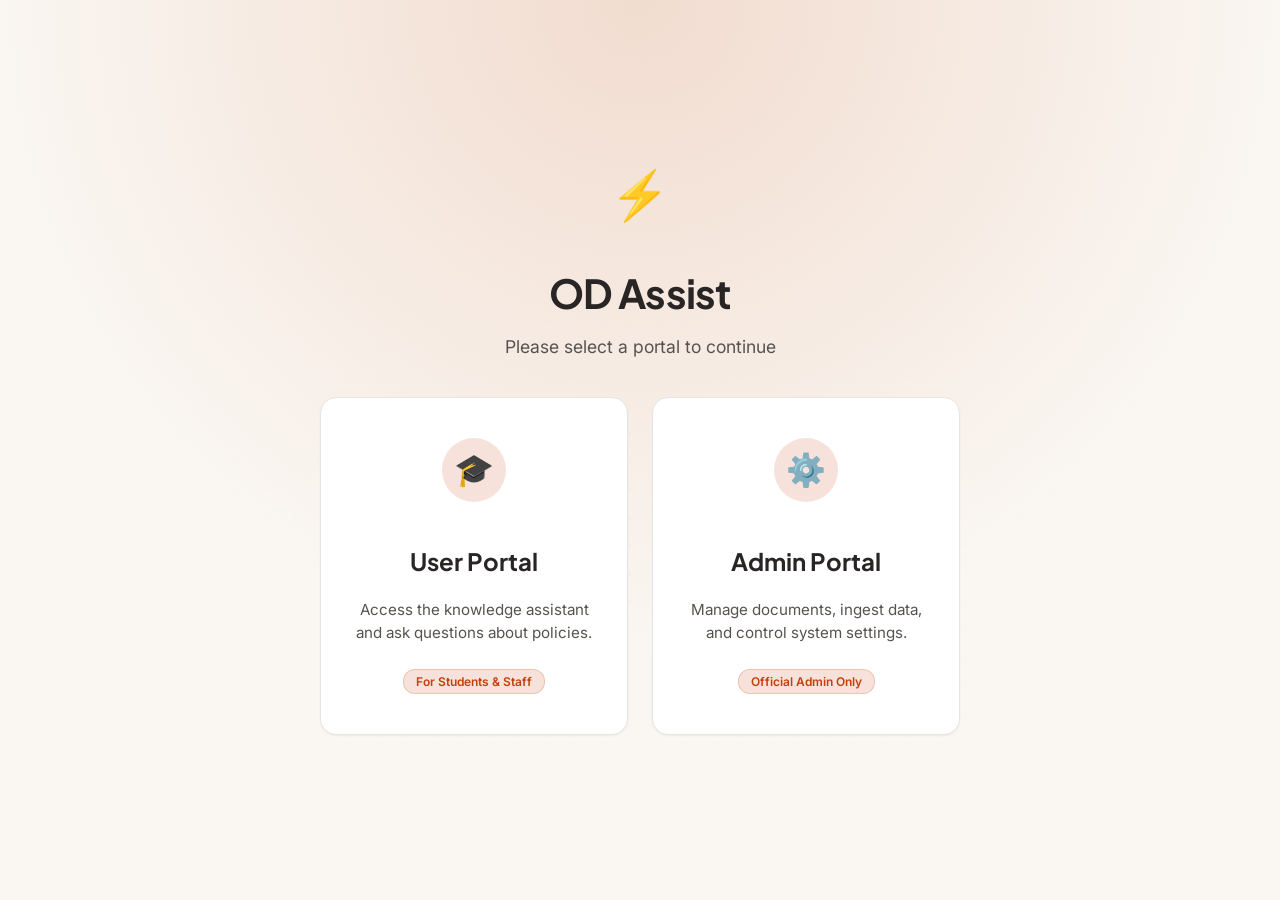
<file: static/index.html>
<!DOCTYPE html>
<html lang="en">
<head>
  <meta charset="UTF-8" />
  <meta name="viewport" content="width=device-width, initial-scale=1.0" />
  <title>OD Assist</title>
  <link rel="preconnect" href="https://fonts.googleapis.com" />
  <link rel="preconnect" href="https://fonts.gstatic.com" crossorigin />
  <link href="https://fonts.googleapis.com/css2?family=Inter:wght@400;500;600;700&family=Plus+Jakarta+Sans:wght@600;700;800&display=swap" rel="stylesheet" />
  <link rel="stylesheet" href="/static/design-tokens.css" />
  <style>
    body {
      font-family: var(--font-family);
      background-color: var(--bg-color);
      color: var(--text-main);
      display: flex;
      align-items: center;
      justify-content: center;
      height: 100vh;
      margin: 0;
      overflow: hidden;
    }
    .landing-bg {
      position: absolute;
      inset: 0;
      background: radial-gradient(circle at 50% 0%, var(--primary-soft), transparent 60%), var(--bg-color);
      z-index: 0;
    }
    .login-bg-shape {
      position: absolute;
      inset: 0;
      background-image: radial-gradient(circle, var(--border-color) 1px, transparent 1px);
      background-size: 28px 28px;
      opacity: 0.5;
      mask-image: radial-gradient(ellipse at center, black 0%, transparent 70%);
      z-index: 0;
    }
    .container {
      position: relative;
      z-index: 1;
      text-align: center;
      max-width: 640px;
      width: 90%;
    }
    .logo-badge {
      font-size: 3rem;
      margin-bottom: 1rem;
      display: inline-block;
      animation: float 3s ease-in-out infinite;
    }
    @keyframes float {
      0% { transform: translateY(0px); }
      50% { transform: translateY(-10px); }
      100% { transform: translateY(0px); }
    }
    h1 {
      font-family: var(--font-heading);
      font-size: 2.5rem;
      margin-bottom: 0.5rem;
      color: var(--text-main);
      letter-spacing: -0.02em;
    }
    p.subtitle {
      color: var(--text-muted);
      margin-bottom: 2.5rem;
      font-size: 1.1rem;
    }
    .options-grid {
      display: grid;
      grid-template-columns: 1fr 1fr;
      gap: 1.5rem;
    }
    @media (max-width: 600px) {
      .options-grid {
        grid-template-columns: 1fr;
      }
    }
    .portal-card {
      background: var(--card-bg);
      border: 1px solid var(--border-color);
      border-radius: var(--border-radius);
      padding: 2.5rem 1.5rem;
      text-decoration: none;
      color: var(--text-main);
      display: flex;
      flex-direction: column;
      align-items: center;
      transition: all 0.3s cubic-bezier(0.4, 0, 0.2, 1);
      box-shadow: var(--shadow-sm);
      position: relative;
      overflow: hidden;
    }
    .portal-card::before {
      content: '';
      position: absolute;
      top: 0; left: 0; right: 0; height: 4px;
      background: var(--primary-gradient);
      opacity: 0;
      transition: opacity 0.3s;
    }
    .portal-card:hover {
      transform: translateY(-5px);
      box-shadow: var(--shadow-3d-hover);
      border-color: var(--primary-accent);
    }
    .portal-card:hover::before {
      opacity: 1;
    }
    .icon-wrapper {
      width: 64px;
      height: 64px;
      border-radius: 50%;
      background: var(--primary-soft);
      display: flex;
      align-items: center;
      justify-content: center;
      font-size: 2rem;
      margin-bottom: 1.5rem;
      color: var(--primary-accent);
      transition: transform 0.3s;
    }
    .portal-card:hover .icon-wrapper {
      transform: scale(1.1) rotate(5deg);
    }
    .portal-card h2 {
      font-family: var(--font-heading);
      font-size: 1.5rem;
      margin-bottom: 0.5rem;
    }
    .portal-card p {
      margin-bottom: 0;
      font-size: 0.95rem;
      color: var(--text-muted);
      line-height: 1.5;
    }
    .btn-badge {
      display: inline-block;
      padding: 4px 12px;
      border-radius: 12px;
      font-size: 0.75rem;
      font-weight: 600;
      background: var(--primary-soft);
      color: var(--primary-accent);
      margin-top: 1.5rem;
      border: 1px solid rgba(194, 65, 12, 0.2);
    }
    
    [data-theme="dark"] .landing-bg {
      background: radial-gradient(circle at 50% 0%, rgba(194, 65, 12, 0.15), transparent 60%), var(--bg-color);
    }
  </style>
</head>
<body>
  <div class="landing-bg"></div>
  <div class="login-bg-shape"></div>
  
  <div class="container">
    <div class="logo-badge">⚡</div>
    <h1>OD Assist</h1>
    <p class="subtitle">Please select a portal to continue</p>
    
    <div class="options-grid">
      <a href="/static/user.html" class="portal-card">
        <div class="icon-wrapper">🎓</div>
        <h2>User Portal</h2>
        <p>Access the knowledge assistant and ask questions about policies.</p>
        <span class="btn-badge">For Students & Staff</span>
      </a>
      
      <a href="/admin" class="portal-card">
        <div class="icon-wrapper">⚙️</div>
        <h2>Admin Portal</h2>
        <p>Manage documents, ingest data, and control system settings.</p>
        <span class="btn-badge">Official Admin Only</span>
      </a>
    </div>
  </div>

  <script>
    // Inherit theme from localStorage if set
    if (localStorage.getItem('theme') === 'dark') {
      document.documentElement.setAttribute('data-theme', 'dark');
    }
  </script>
</body>
</html>
</file>
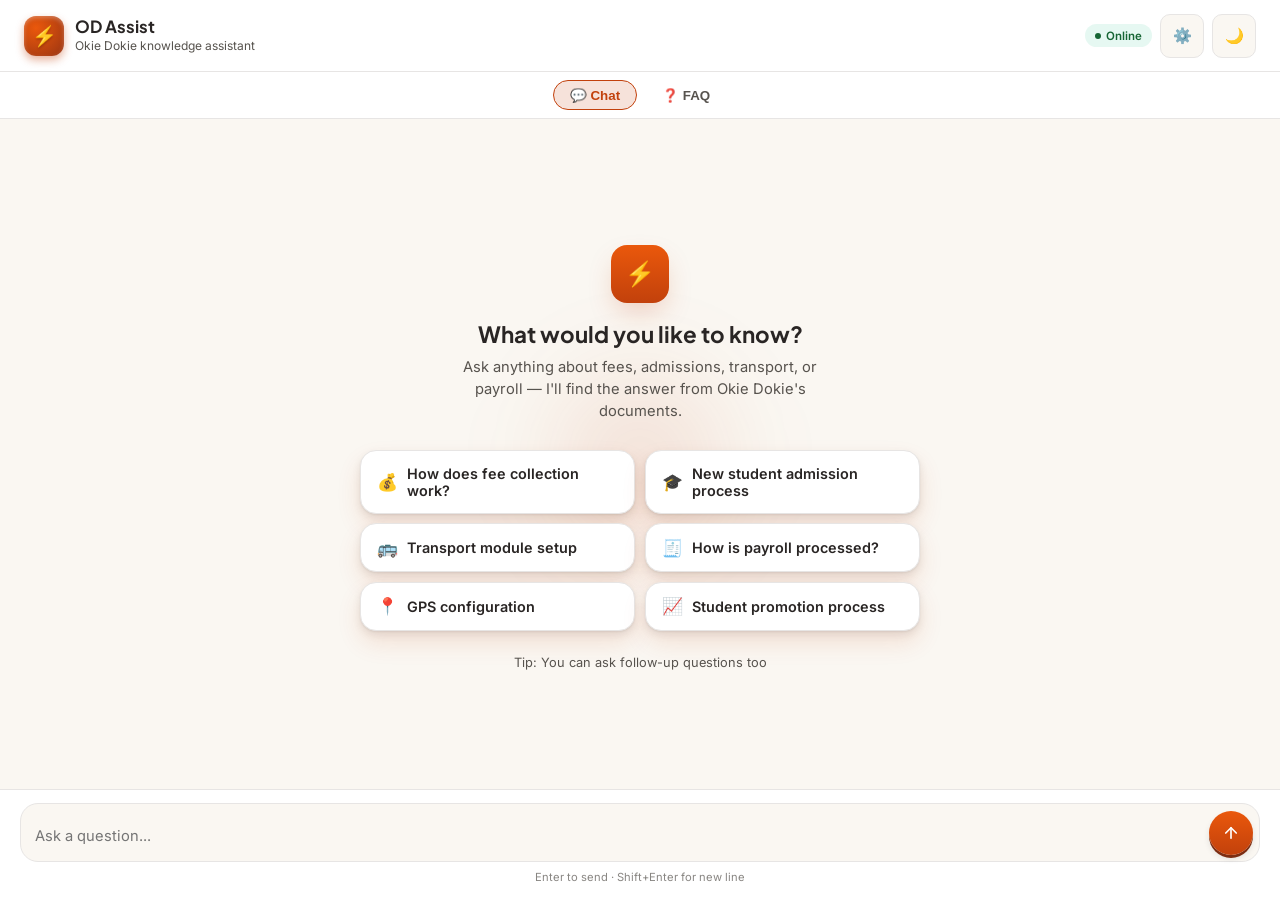
<file: static/user.html>
<!DOCTYPE html>
<html lang="en">

<head>
  <meta charset="UTF-8" />
  <meta name="viewport" content="width=device-width, initial-scale=1.0" />
  <title>OD Assist</title>
  <link rel="preconnect" href="https://fonts.googleapis.com" />
  <link rel="preconnect" href="https://fonts.gstatic.com" crossorigin />
  <link href="https://fonts.googleapis.com/css2?family=Inter:wght@400;500;600;700&family=Plus+Jakarta+Sans:wght@600;700;800&display=swap" rel="stylesheet" />
  <link rel="stylesheet" href="/static/user.css" />
</head>

<body>


  <!-- Chat App -->
  <div id="chat-app" class="screen">
    <header class="chat-header">
      <div class="header-left">
        <div class="avatar">⚡</div>
        <div class="header-info">
          <h1>OD Assist</h1>
          <p class="tagline">Okie Dokie knowledge assistant</p>
        </div>
      </div>
      <div class="header-actions">
        <span class="badge"><span class="badge-dot"></span>Online</span>
        <a href="/admin" class="icon-btn" aria-label="Switch to Admin" title="Switch to Admin" style="text-decoration: none;">⚙️</a>
        <button id="theme-toggle" class="icon-btn" aria-label="Toggle dark mode">🌙</button>
      </div>
    </header>

    <div class="mode-toggle">
      <button id="toggle-chat-btn" class="toggle-btn active">💬 Chat</button>
      <button id="toggle-faq-btn" class="toggle-btn">❓ FAQ</button>
    </div>

    <!-- FAQ View -->
    <main id="faq-view" class="hidden" style="flex: 1; overflow-y: auto; padding: 1rem; display: flex; flex-direction: column; gap: 1rem;">
      <div class="faq-controls" style="display: flex; flex-direction: column; gap: 1rem;">
        <input type="text" id="faq-search-input" placeholder="Search FAQs..." style="width: 100%; padding: 0.75rem 1rem; border-radius: 20px; border: 1px solid var(--border-color); background: var(--bg-color); color: var(--text-main);" />
        <div id="faq-category-filters" style="display: flex; gap: 0.5rem; overflow-x: auto; padding-bottom: 0.5rem;">
          <button class="faq-cat-btn active" data-cat="all">All</button>
          <button class="faq-cat-btn" data-cat="General">General</button>
          <button class="faq-cat-btn" data-cat="Fees">Fees</button>
          <button class="faq-cat-btn" data-cat="Transport">Transport</button>
          <button class="faq-cat-btn" data-cat="Admissions">Admissions</button>
          <button class="faq-cat-btn" data-cat="Payroll">Payroll</button>
        </div>
      </div>
      <div id="faq-loading" class="placeholder-state" style="text-align: center; padding: 2rem;">Loading FAQs...</div>
      <div id="faq-empty" class="placeholder-state hidden" style="text-align: center; padding: 2rem;">No FAQs found.</div>
      <div id="faq-accordion" class="faq-accordion hidden" style="display: flex; flex-direction: column; gap: 0.75rem;">
        <!-- Injected via JS -->
      </div>
    </main>

    <main id="messages">
      <!-- Empty state, shown until first message is sent -->
      <div id="empty-state" class="empty-state">
        <div class="bg-blob"></div>
        <div class="empty-avatar">⚡</div>
        <h2>What would you like to know?</h2>
        <p>Ask anything about fees, admissions, transport, or payroll — I'll find the answer from Okie Dokie's documents.</p>
        <div class="suggestion-grid" id="suggestion-grid">
          <button class="suggestion-chip" data-q="How does fee collection work?" style="animation-delay: 0ms;">
            <span class="chip-icon">💰</span> How does fee collection work?
          </button>
          <button class="suggestion-chip" data-q="New student admission process" style="animation-delay: 50ms;">
            <span class="chip-icon">🎓</span> New student admission process
          </button>
          <button class="suggestion-chip" data-q="Transport module setup" style="animation-delay: 100ms;">
            <span class="chip-icon">🚌</span> Transport module setup
          </button>
          <button class="suggestion-chip" data-q="How is payroll processed?" style="animation-delay: 150ms;">
            <span class="chip-icon">🧾</span> How is payroll processed?
          </button>
          <button class="suggestion-chip" data-q="GPS configuration" style="animation-delay: 200ms;">
            <span class="chip-icon">📍</span> GPS configuration
          </button>
          <button class="suggestion-chip" data-q="Student promotion process" style="animation-delay: 250ms;">
            <span class="chip-icon">📈</span> Student promotion process
          </button>
        </div>
        <div id="rotating-tips" class="rotating-tips"></div>
      </div>
    </main>

    <button id="scroll-bottom-btn" class="circle-btn scroll-bottom hidden" aria-label="Scroll to bottom">
      <svg width="18" height="18" viewBox="0 0 24 24" fill="none" stroke="currentColor" stroke-width="2.2" stroke-linecap="round" stroke-linejoin="round"><line x1="12" y1="5" x2="12" y2="19"></line><polyline points="19 12 12 19 5 12"></polyline></svg>
    </button>
    <footer class="input-bar">
      <form id="chat-form">
        <textarea id="query-input" rows="1" placeholder="Ask a question..." required
          autocomplete="off"></textarea>
        <button type="submit" id="send-btn" class="circle-btn" aria-label="Send message">
          <svg width="18" height="18" viewBox="0 0 24 24" fill="none" stroke="currentColor" stroke-width="2.2"
            stroke-linecap="round" stroke-linejoin="round">
            <line x1="12" y1="19" x2="12" y2="5"></line>
            <polyline points="5 12 12 5 19 12"></polyline>
          </svg>
        </button>
      </form>
      <p class="input-hint">Enter to send · Shift+Enter for new line</p>
    </footer>
  </div>

  <script src="/static/user.js?v=2"></script>
</body>

</html>
</file>
<file: static/design-tokens.css>
@import url('https://fonts.googleapis.com/css2?family=Inter:wght@400;500;600;700&family=Plus+Jakarta+Sans:wght@600;700;800&display=swap');

:root {
  --bg-color: #FAF7F2;
  --card-bg: #ffffff;
  --sidebar-bg: #F3EFE8;
  --text-main: #292524;
  --text-muted: #57534e;
  
  --primary-accent: #C2410C;
  --primary-hover: #9A3412;
  --primary-soft: rgba(194, 65, 12, 0.15);
  
  --primary-gradient: linear-gradient(180deg, #EA580C, #C2410C);
  --primary-gradient-hover: linear-gradient(180deg, #C2410C, #9A3412);
  --user-bubble: var(--primary-gradient);
  
  --border-color: #e7e5e4;
  
  --danger: #991B1B;
  --success: #166534;
  --warning: #f59e0b;
  
  --font-family: 'Inter', sans-serif;
  --font-heading: 'Plus Jakarta Sans', sans-serif;
  --font-display: var(--font-heading);
  
  --border-radius: 16px;
  
  --shadow-sm: 0 1px 2px 0 rgba(0, 0, 0, 0.05);
  --shadow-md: 0 4px 6px -1px rgba(0, 0, 0, 0.05), 0 2px 4px -1px rgba(0, 0, 0, 0.03);
  --shadow-lg: 0 12px 28px -6px rgba(194, 65, 12, 0.25);
  --shadow-3d: 0 1px 2px rgba(0,0,0,0.06), 0 4px 8px rgba(0,0,0,0.08), 0 12px 24px rgba(194,65,12,0.12);
  --shadow-3d-hover: 0 4px 6px rgba(0,0,0,0.08), 0 12px 16px rgba(0,0,0,0.1), 0 20px 32px rgba(194,65,12,0.2);
  
  --btn-shadow: 0 3px 0 #7c2d12, 0 4px 6px rgba(0,0,0,0.1);
  --btn-shadow-active: 0 0px 0 #7c2d12, 0 2px 4px rgba(0,0,0,0.1);
}

[data-theme="dark"] {
  --bg-color: #1A1410;
  --card-bg: #271C15;
  --sidebar-bg: #1F1712;
  --text-main: #f3f4f6;
  --text-muted: #a8a29e;
  --border-color: #432b1f;
  --primary-soft: rgba(194, 65, 12, 0.25);
  
  --shadow-md: 0 4px 6px -1px rgba(0, 0, 0, 0.3);
  --shadow-3d: 0 1px 2px rgba(0,0,0,0.2), 0 4px 8px rgba(0,0,0,0.3), 0 12px 24px rgba(194,65,12,0.15);
  --shadow-3d-hover: 0 4px 6px rgba(0,0,0,0.3), 0 12px 16px rgba(0,0,0,0.4), 0 20px 32px rgba(194,65,12,0.25);
  --btn-shadow: 0 3px 0 #7c2d12, 0 4px 6px rgba(0,0,0,0.4);
  --btn-shadow-active: 0 0px 0 #7c2d12, 0 2px 4px rgba(0,0,0,0.4);
}
</file>
<file: static/user.css>
@import url('./design-tokens.css');

* {
  box-sizing: border-box;
  margin: 0;
  padding: 0;
}

body {
  font-family: var(--font-family);
  background-color: var(--bg-color);
  color: var(--text-main);
  height: 100vh;
  overflow: hidden;
  transition: background-color 0.3s, color 0.3s;
}

.screen {
  height: 100%;
  width: 100%;
}

.hidden {
  display: none !important;
}

/* ---------- Login ---------- */
#login-screen {
  display: flex;
  align-items: center;
  justify-content: center;
  position: relative;
  overflow: hidden;
  background:
    radial-gradient(circle at 20% 15%, var(--primary-soft), transparent 45%),
    var(--bg-color);
}

.login-bg-shape {
  position: absolute;
  inset: 0;
  background-image: radial-gradient(circle, var(--border-color) 1px, transparent 1px);
  background-size: 28px 28px;
  opacity: 0.5;
  mask-image: radial-gradient(ellipse at center, black 0%, transparent 70%);
}

.login-card {
  position: relative;
  background: var(--card-bg);
  border: 1px solid var(--border-color);
  border-radius: 20px;
  padding: 2.75rem 2.5rem;
  width: 100%;
  max-width: 380px;
  box-shadow: var(--shadow-lg);
  animation: cardIn 0.5s cubic-bezier(.2, .9, .3, 1.2);
}

@keyframes cardIn {
  from {
    opacity: 0;
    transform: translateY(16px) scale(0.98);
  }

  to {
    opacity: 1;
    transform: translateY(0) scale(1);
  }
}

.login-logo {
  font-family: var(--font-display);
  font-size: 1.55rem;
  font-weight: 700;
  display: flex;
  align-items: center;
  gap: 0.5rem;
  color: var(--text-main);
}

.logo-mark {
  display: inline-flex;
  align-items: center;
  justify-content: center;
  width: 40px;
  height: 40px;
  border-radius: 12px;
  background: radial-gradient(circle at 30% 30%, #EA580C, #9A3412);
  color: white;
  font-size: 1.25rem;
  box-shadow: inset 0 2px 4px rgba(255,255,255,0.3), 0 4px 8px rgba(194,65,12,0.4);
  text-shadow: 0 2px 2px rgba(0,0,0,0.2);
}

.login-sub {
  color: var(--text-muted);
  font-size: 0.9rem;
  margin-top: 0.35rem;
  margin-bottom: 1.75rem;
}

.field-group {
  margin-bottom: 1.1rem;
}

.field-group label {
  display: block;
  font-size: 0.78rem;
  font-weight: 600;
  color: var(--text-muted);
  margin-bottom: 0.4rem;
  text-transform: uppercase;
  letter-spacing: 0.03em;
}

.field-group input {
  width: 100%;
  padding: 0.7rem 0.85rem;
  border-radius: 10px;
  border: 1.5px solid var(--border-color);
  background: var(--bg-color);
  color: var(--text-main);
  font-size: 0.95rem;
  font-family: var(--font-family);
  transition: border-color 0.15s, box-shadow 0.15s;
}

.field-group input:focus-visible {
  outline: none;
  border-color: var(--primary-accent);
  box-shadow: 0 0 0 3px var(--primary-soft);
}

.btn-primary {
  width: 100%;
  padding: 0.85rem;
  border: none;
  border-radius: 10px;
  background: var(--primary-gradient);
  color: white;
  font-weight: 700;
  font-size: 1rem;
  cursor: pointer;
  margin-top: 0.4rem;
  transition: transform 0.1s, box-shadow 0.1s, background 0.2s;
  box-shadow: var(--btn-shadow);
  text-shadow: 0 1px 1px rgba(0,0,0,0.2);
}

.btn-primary:hover {
  transform: translateY(-1px);
  background: var(--primary-gradient-hover);
  box-shadow: var(--btn-shadow);
}

.btn-primary:active {
  transform: translateY(2px);
  box-shadow: var(--btn-shadow-active);
}

.error-msg {
  color: var(--danger);
  font-size: 0.85rem;
  margin-top: 0.9rem;
  text-align: center;
}

/* ---------- Chat App ---------- */
#chat-app {
  display: flex;
  flex-direction: column;
  height: 100vh;
}

.chat-header {
  display: flex;
  align-items: center;
  justify-content: space-between;
  padding: 0.85rem 1.5rem;
  border-bottom: 1px solid var(--border-color);
  background: var(--card-bg);
  flex-shrink: 0;
}

.header-left {
  display: flex;
  align-items: center;
  gap: 0.7rem;
}

.chat-header .avatar {
  width: 40px;
  height: 40px;
  border-radius: 12px;
  background: radial-gradient(circle at 30% 30%, #EA580C, #9A3412);
  display: flex;
  align-items: center;
  justify-content: center;
  color: white;
  font-size: 1.25rem;
  box-shadow: inset 0 2px 4px rgba(255,255,255,0.3), 0 4px 8px rgba(194,65,12,0.4);
  text-shadow: 0 2px 2px rgba(0,0,0,0.2);
}

.header-info h1 {
  font-family: var(--font-display);
  font-size: 1.05rem;
  font-weight: 700;
  line-height: 1.1;
}

.header-info .tagline {
  font-size: 0.75rem;
  color: var(--text-muted);
  margin-top: 0.1rem;
}

.header-actions {
  display: flex;
  align-items: center;
  gap: 0.5rem;
}

.badge {
  display: none;
  align-items: center;
  gap: 0.35rem;
  font-size: 0.72rem;
  font-weight: 600;
  color: var(--success);
  background: rgba(16, 185, 129, 0.1);
  padding: 0.3rem 0.6rem;
  border-radius: 999px;
}

.badge-dot {
  width: 6px;
  height: 6px;
  border-radius: 50%;
  background: var(--success);
  box-shadow: 0 0 0 0 rgba(16, 185, 129, 0.5);
  animation: pulse 2s infinite;
}

@keyframes pulse {
  0% {
    box-shadow: 0 0 0 0 rgba(16, 185, 129, 0.45);
  }

  70% {
    box-shadow: 0 0 0 6px rgba(16, 185, 129, 0);
  }

  100% {
    box-shadow: 0 0 0 0 rgba(16, 185, 129, 0);
  }
}

@media (min-width: 560px) {
  .badge {
    display: inline-flex;
  }
}

.icon-btn {
  width: 44px;
  height: 44px;
  border-radius: 10px;
  border: 1px solid var(--border-color);
  background: var(--bg-color);
  color: var(--text-main);
  cursor: pointer;
  display: flex;
  align-items: center;
  justify-content: center;
  font-size: 0.95rem;
  transition: background 0.15s, transform 0.1s;
}

.icon-btn:hover {
  background: var(--primary-soft);
}

.icon-btn:active {
  transform: scale(0.94);
}

/* ---------- Messages ---------- */
#messages {
  flex: 1;
  overflow-y: auto;
  padding: 1.25rem 1.25rem 0.5rem;
  display: flex;
  flex-direction: column;
  gap: 1.1rem;
  scroll-behavior: smooth;
}

.empty-state {
  flex: 1;
  display: flex;
  flex-direction: column;
  align-items: center;
  justify-content: center;
  text-align: center;
  padding: 2rem 1rem;
  position: relative;
  animation: fadeUp 0.5s ease;
}

.bg-blob {
  position: absolute;
  top: 50%;
  left: 50%;
  width: 300px;
  height: 300px;
  background: radial-gradient(circle, var(--primary-soft) 0%, transparent 60%);
  transform: translate(-50%, -50%);
  border-radius: 50%;
  filter: blur(40px);
  z-index: -1;
  animation: blob-move 10s infinite alternate ease-in-out;
}

@keyframes blob-move {
  0% { transform: translate(-50%, -50%) scale(1); }
  100% { transform: translate(-45%, -55%) scale(1.1); }
}

.empty-avatar {
  width: 58px;
  height: 58px;
  border-radius: 16px;
  background: var(--user-bubble);
  color: white;
  font-size: 1.5rem;
  display: flex;
  align-items: center;
  justify-content: center;
  box-shadow: var(--shadow-lg);
  margin-bottom: 1.1rem;
}

.empty-state h2 {
  font-family: var(--font-display);
  font-size: 1.4rem;
  font-weight: 700;
  margin-bottom: 0.5rem;
}

.empty-state p {
  color: var(--text-muted);
  font-size: 0.92rem;
  max-width: 380px;
  margin-bottom: 1.75rem;
  line-height: 1.5;
}

.suggestion-grid {
  display: grid;
  grid-template-columns: repeat(2, minmax(160px, 1fr));
  gap: 0.6rem;
  width: 100%;
  max-width: 560px;
}

.suggestion-chip {
  display: flex;
  align-items: center;
  gap: 0.55rem;
  text-align: left;
  padding: 0.85rem 1rem;
  border-radius: var(--border-radius);
  border: 1px solid var(--border-color);
  background: var(--card-bg);
  color: var(--text-main);
  font-family: var(--font-family);
  font-size: 0.9rem;
  font-weight: 600;
  cursor: pointer;
  animation: fadeUp 0.4s ease backwards;
  transition: border-color 0.15s, transform 0.2s ease-out, box-shadow 0.2s ease-out;
  box-shadow: var(--shadow-3d);
}

.suggestion-chip:hover {
  border-color: var(--primary-accent);
  box-shadow: var(--shadow-3d-hover);
  transform: translateY(-2px);
}

.suggestion-chip:active {
  transform: translateY(0);
}

.chip-icon {
  font-size: 1.05rem;
  flex-shrink: 0;
}

.message {
  display: flex;
  gap: 0.6rem;
  max-width: 82%;
  animation: msgIn 0.28s cubic-bezier(.2, .8, .3, 1.1);
}

@keyframes msgIn {
  from {
    opacity: 0;
    transform: translateY(8px);
  }

  to {
    opacity: 1;
    transform: translateY(0);
  }
}

@keyframes fadeUp {
  from {
    opacity: 0;
    transform: translateY(10px);
  }

  to {
    opacity: 1;
    transform: translateY(0);
  }
}

.user-msg {
  align-self: flex-end;
  flex-direction: row-reverse;
}

.assistant-msg {
  align-self: flex-start;
}

.msg-avatar {
  width: 30px;
  height: 30px;
  border-radius: 9px;
  flex-shrink: 0;
  display: flex;
  align-items: center;
  justify-content: center;
  font-size: 0.85rem;
  margin-top: 2px;
}

.user-msg .msg-avatar {
  background: var(--primary-soft);
  color: var(--primary-hover);
  font-weight: 700;
}

.assistant-msg .msg-avatar {
  background: var(--user-bubble);
  color: white;
}

.bubble {
  padding: 0.75rem 1rem;
  border-radius: var(--border-radius);
  font-size: 0.95rem;
  line-height: 1.5;
  box-shadow: var(--shadow-3d);
  word-wrap: break-word;
}

.user-msg .bubble {
  background: var(--user-bubble);
  color: white;
  border-bottom-right-radius: 4px;
}

.assistant-msg .bubble {
  background: var(--card-bg);
  border: 1px solid var(--border-color);
  border-bottom-left-radius: 4px;
}

.msg-timestamp {
  font-size: 0.65rem;
  color: var(--text-muted);
  margin-top: 0.3rem;
  display: block;
  text-align: right;
  opacity: 0.8;
}

.confidence-disclaimer {
  font-size: 0.78rem;
  color: var(--warning, #b45309);
  background: rgba(245, 158, 11, 0.1);
  padding: 0.4rem 0.6rem;
  border-radius: 8px;
  margin-bottom: 0.5rem;
}

.sources-accordion {
  margin-top: 0.55rem;
  border-top: 1px solid var(--border-color);
  padding-top: 0.5rem;
}

.accordion-header {
  display: flex;
  justify-content: space-between;
  align-items: center;
  cursor: pointer;
  font-size: 0.78rem;
  font-weight: 600;
  color: var(--text-muted);
  user-select: none;
}

.accordion-header span:last-child {
  transition: transform 0.2s;
  font-size: 0.65rem;
}

.accordion-content {
  max-height: 0;
  overflow: hidden;
  transition: max-height 0.25s ease;
}

.accordion-content.open {
  max-height: 300px;
  margin-top: 0.4rem;
}

.accordion-content ul {
  list-style: none;
  display: flex;
  flex-direction: column;
  gap: 0.3rem;
}

.accordion-content li {
  font-size: 0.78rem;
  color: var(--text-muted);
  background: var(--bg-color);
  padding: 0.35rem 0.55rem;
  border-radius: 7px;
}

.feedback-box {
  display: flex;
  gap: 0.4rem;
  margin-top: 0.6rem;
}

.feedback-btn {
  border: 1px solid var(--border-color);
  background: transparent;
  border-radius: 8px;
  padding: 0.5rem 0.75rem;
  min-height: 44px;
  cursor: pointer;
  font-size: 0.95rem;
  transition: background 0.15s, transform 0.1s;
}

.feedback-btn:hover {
  background: var(--primary-soft);
}

.feedback-btn.active {
  background: var(--primary-soft);
  border-color: var(--primary-accent);
  animation: feedback-bounce 0.3s ease;
  position: relative;
}

@keyframes feedback-bounce {
  0%, 100% { transform: scale(1); }
  50% { transform: scale(1.2); }
}

.feedback-btn.confetti::after {
  content: '';
  position: absolute;
  top: 50%;
  left: 50%;
  width: 100%;
  height: 100%;
  border-radius: 50%;
  transform: translate(-50%, -50%);
  animation: confetti-burst 0.6s ease-out forwards;
  pointer-events: none;
}

@keyframes confetti-burst {
  0% { box-shadow: 0 0 0 0 var(--primary-accent); opacity: 1; }
  100% { box-shadow: 0 -15px 0 -2px var(--success), 12px -8px 0 -2px var(--primary-hover), -12px -8px 0 -2px var(--primary-accent); opacity: 0; }
}

.feedback-btn:active {
  transform: scale(0.9);
}

.typing-indicator {
  align-self: flex-start;
  display: flex;
  align-items: center;
  gap: 4px;
  padding: 0.75rem 1rem;
  background: var(--card-bg);
  border: 1px solid var(--border-color);
  border-radius: var(--border-radius);
  border-bottom-left-radius: 4px;
  width: fit-content;
}

.typing-indicator span {
  width: 6px;
  height: 6px;
  border-radius: 50%;
  background: var(--text-muted);
  animation: bounce 1.2s infinite;
}

.typing-indicator span:nth-child(2) {
  animation-delay: 0.15s;
}

.typing-indicator span:nth-child(3) {
  animation-delay: 0.3s;
}

@keyframes bounce {

  0%,
  60%,
  100% {
    transform: translateY(0);
    opacity: 0.5;
  }

  30% {
    transform: translateY(-5px);
    opacity: 1;
  }
}

/* ---------- Input bar ---------- */
.input-bar {
  flex-shrink: 0;
  padding: 0.85rem 1.25rem 1rem;
  background: var(--card-bg);
  border-top: 1px solid var(--border-color);
}

#chat-form {
  display: flex;
  align-items: flex-end;
  gap: 0.6rem;
  background: var(--bg-color);
  border: 1.5px solid var(--border-color);
  border-radius: 18px;
  padding: 0.4rem 0.4rem 0.4rem 0.9rem;
  transition: border-color 0.15s, box-shadow 0.15s;
}

#chat-form:focus-within {
  border-color: var(--primary-accent);
  box-shadow: 0 0 0 3px var(--primary-soft);
}

#query-input {
  flex: 1;
  border: none;
  background: transparent;
  color: var(--text-main);
  font-family: var(--font-family);
  font-size: 0.92rem;
  resize: none;
  max-height: 120px;
  padding: 0.5rem 0;
  line-height: 1.4;
}

#query-input:focus {
  outline: none;
}

.circle-btn {
  width: 44px;
  height: 44px;
  border-radius: 50%;
  border: none;
  background: var(--primary-gradient);
  color: white;
  display: flex;
  align-items: center;
  justify-content: center;
  cursor: pointer;
  flex-shrink: 0;
  transition: transform 0.1s, box-shadow 0.1s;
  box-shadow: var(--btn-shadow);
}

.circle-btn:hover {
  background: var(--primary-gradient-hover);
  transform: translateY(-1px);
}

.circle-btn:active {
  transform: translateY(2px);
  box-shadow: var(--btn-shadow-active);
}

.circle-btn:disabled {
  opacity: 0.45;
  cursor: not-allowed;
  transform: none;
}

.input-hint {
  font-size: 0.7rem;
  color: var(--text-muted);
  text-align: center;
  margin-top: 0.5rem;
  opacity: 0.7;
}

/* ---------- Scrollbar ---------- */
#messages::-webkit-scrollbar {
  width: 6px;
}

#messages::-webkit-scrollbar-thumb {
  background: var(--border-color);
  border-radius: 999px;
}

/* ---------- Reduced motion ---------- */
@media (prefers-reduced-motion: reduce) {
  * {
    animation-duration: 0.01ms !important;
    transition-duration: 0.01ms !important;
  }
}

/* ---------- New UI Elements ---------- */
.rotating-tips {
  margin-top: 1.5rem;
  font-size: 0.8rem;
  color: var(--text-muted);
  height: 20px;
  overflow: hidden;
  position: relative;
  width: 100%;
  max-width: 380px;
}
.tip-text {
  position: absolute;
  width: 100%;
  opacity: 0;
  transition: opacity 0.5s ease, transform 0.5s ease;
  transform: translateY(10px);
}
.tip-text.active {
  opacity: 1;
  transform: translateY(0);
}

.scroll-bottom {
  position: fixed;
  bottom: 85px;
  right: 25px;
  width: 40px;
  height: 40px;
  background: var(--card-bg);
  color: var(--text-main);
  border: 1px solid var(--border-color);
  z-index: 10;
  opacity: 1;
  transform: translateY(0);
  transition: opacity 0.3s, transform 0.3s;
}
.scroll-bottom.hidden {
  opacity: 0;
  transform: translateY(20px);
  pointer-events: none;
  display: flex !important; /* override global hidden */
}

.confidence-dot {
  display: inline-block;
  width: 8px;
  height: 8px;
  border-radius: 50%;
  margin-left: 6px;
  vertical-align: middle;
}
.confidence-dot.high { background: var(--success); }
.confidence-dot.medium { background: #f59e0b; }
.confidence-dot.low { background: var(--danger); }

.follow-up-chips {
  display: flex;
  flex-wrap: wrap;
  gap: 0.4rem;
  margin-top: 0.6rem;
}
.follow-up-chips button {
  font-size: 0.75rem;
  padding: 0.4rem 0.6rem;
  border-radius: 8px;
  background: var(--bg-color);
  border: 1px solid var(--border-color);
  color: var(--text-main);
  cursor: pointer;
  transition: all 0.15s;
}
.follow-up-chips button:hover {
  background: var(--primary-soft);
  border-color: var(--primary-accent);
}

/* ---------- System Paths Diagrams ---------- */
.system-paths-container {
  margin: 0.75rem 0 0.75rem 36px;
  display: flex;
  flex-direction: column;
  gap: 1rem;
  width: 100%;
  max-width: 560px;
  animation: fadeUp 0.3s ease;
}

.system-path-card {
  background: #FAF7F2;
  border: 1px solid var(--border-color);
  border-radius: 12px;
  padding: 1.25rem;
  box-shadow: var(--shadow-sm);
  display: flex;
  flex-direction: column;
  gap: 0.5rem;
}

[data-theme="dark"] .system-path-card {
  background: var(--card-bg);
}

.system-path-card-title {
  font-weight: 700;
  font-size: 0.9rem;
  color: var(--text-main);
  margin: 0;
}

.system-path-card-desc {
  font-size: 0.78rem;
  color: var(--text-muted);
  font-style: italic;
  margin: 0 0 0.25rem 0;
}

.system-path-flow {
  display: flex;
  align-items: center;
  gap: 0.4rem;
  flex-wrap: wrap;
  width: 100%;
}

.system-path-step-box {
  border: 2px solid var(--primary-accent);
  border-radius: 8px;
  padding: 0.45rem 0.9rem;
  background: var(--card-bg);
  color: var(--primary-accent);
  font-weight: 700;
  font-size: 0.82rem;
  box-shadow: 0 2px 4px rgba(194, 65, 12, 0.08);
  white-space: nowrap;
  text-align: center;
}

.system-path-arrow {
  color: var(--primary-accent);
  font-weight: 700;
  font-size: 1.2rem;
  display: flex;
  align-items: center;
  justify-content: center;
  user-select: none;
}

/* ---------- Comprehensive Responsive Layout ---------- */
@media (max-width: 768px) {
  .system-paths-container {
    margin-left: 0;
  }
}

@media (max-width: 600px) {
  .chat-header {
    padding: 0.7rem 1rem;
  }

  .header-info .tagline {
    display: none;
  }
  
  .badge {
    display: none !important;
  }

  #messages {
    padding: 1rem 0.85rem 0.5rem;
  }

  .message {
    max-width: 92%;
  }

  .suggestion-grid {
    grid-template-columns: 1fr;
  }

  .empty-state h2 {
    font-size: 1.2rem;
  }

  .input-bar {
    padding: 0.75rem 0.85rem 0.85rem;
  }

  .input-hint {
    display: none;
  }
  
  /* System Paths Mobile Stacking */
  .system-path-flow {
    flex-direction: column;
    align-items: center;
    gap: 0.5rem;
  }

  .system-path-arrow {
    transform: rotate(90deg);
    margin: 0.25rem 0;
  }

  .system-path-step-box {
    width: 100%;
    max-width: 280px;
    white-space: normal;
  }
}

@media (max-width: 480px) {
  .login-card {
    padding: 2rem 1.5rem;
    border-radius: 16px;
  }
  
  .message {
    max-width: 95%;
  }
  
  .chat-header h1 {
    font-size: 1rem;
  }
}

/* ---------- Navigation / Toggle ---------- */
.mode-toggle {
  display: flex;
  justify-content: center;
  gap: 0.5rem;
  padding: 0.5rem;
  background: var(--card-bg);
  border-bottom: 1px solid var(--border-color);
}
.toggle-btn {
  padding: 0.4rem 1rem;
  border-radius: 20px;
  border: 1px solid transparent;
  background: transparent;
  color: var(--text-muted);
  font-weight: 600;
  cursor: pointer;
  transition: all 0.2s;
}
.toggle-btn:hover {
  background: rgba(0,0,0,0.05);
}
.toggle-btn.active {
  background: var(--primary-soft);
  color: var(--primary-accent);
  border-color: var(--primary-accent);
}

/* ---------- FAQ Styles ---------- */
.faq-cat-btn {
  padding: 0.3rem 0.8rem;
  border-radius: 12px;
  border: 1px solid var(--border-color);
  background: var(--card-bg);
  color: var(--text-muted);
  font-size: 0.85rem;
  cursor: pointer;
  white-space: nowrap;
  transition: all 0.2s;
}
.faq-cat-btn.active {
  background: var(--primary-accent);
  color: white;
  border-color: var(--primary-accent);
}

.faq-card {
  background: var(--card-bg);
  border: 1px solid var(--border-color);
  border-radius: 12px;
  overflow: hidden;
  box-shadow: var(--shadow-3d);
  transition: transform 0.2s, box-shadow 0.2s;
}
.faq-card:hover {
  box-shadow: var(--shadow-3d-hover);
  transform: translateY(-2px);
}
.faq-header {
  padding: 1rem;
  display: flex;
  justify-content: space-between;
  align-items: center;
  cursor: pointer;
  font-weight: 600;
  color: var(--text-main);
}
.faq-header:hover {
  background: rgba(0,0,0,0.02);
}
.faq-header .icon {
  transition: transform 0.3s;
}
.faq-card.open .faq-header .icon {
  transform: rotate(180deg);
}
.faq-body {
  max-height: 0;
  overflow: hidden;
  transition: max-height 0.3s ease;
  background: rgba(0,0,0,0.02);
}
.faq-card.open .faq-body {
  max-height: 500px;
}
.faq-content {
  padding: 1rem;
  font-size: 0.95rem;
  color: var(--text-main);
  line-height: 1.5;
  border-top: 1px solid var(--border-color);
}
.faq-action {
  padding: 0 1rem 1rem;
  text-align: right;
}
.faq-ask-btn {
  background: transparent;
  color: var(--primary-accent);
  border: 1px dashed var(--primary-accent);
  padding: 0.4rem 0.8rem;
  border-radius: 8px;
  font-size: 0.85rem;
  cursor: pointer;
  transition: all 0.2s;
}
.faq-ask-btn:hover {
  background: var(--primary-soft);
}
</file>
